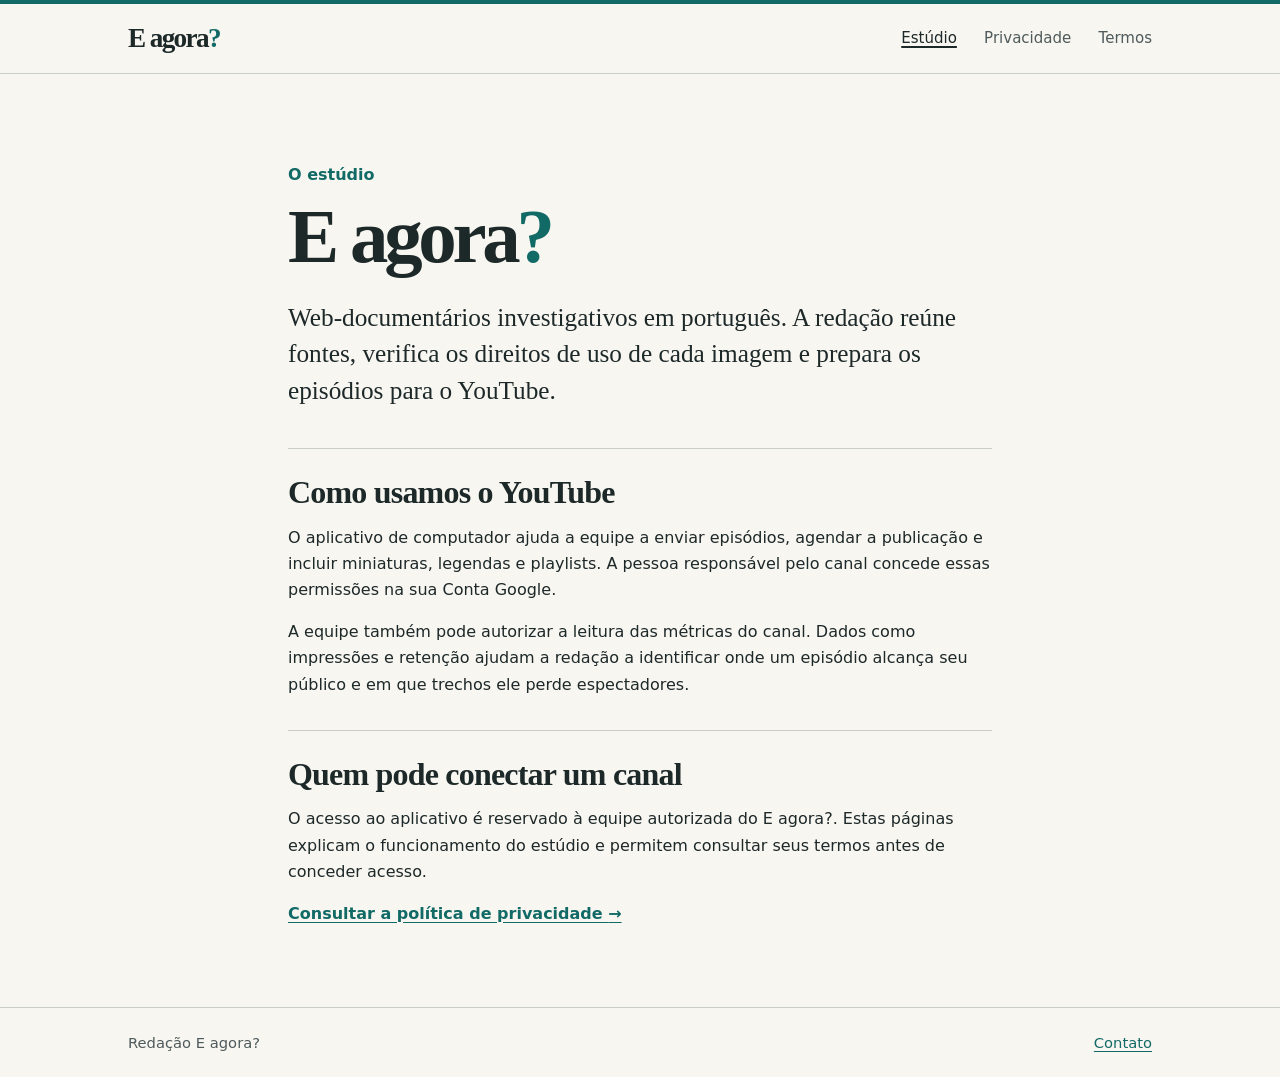
<file: index.html>
<!doctype html>
<html lang="pt-BR">
<head>
  <meta charset="utf-8">
  <meta name="viewport" content="width=device-width, initial-scale=1">
  <meta name="description" content="Como a redação do E agora? publica web-documentários e acompanha o desempenho do canal no YouTube.">
  <title>E agora? — Estúdio de web-documentários</title>
  <link rel="stylesheet" href="estudio.css">
</head>
<body>
  <a class="skip" href="#conteudo">Pular para o conteúdo</a>
  <header>
    <div class="bar">
      <a class="brand" href="index.html" aria-label="E agora? — início">E agora<span class="accent">?</span></a>
      <nav aria-label="Navegação principal">
        <a href="index.html" aria-current="page">Estúdio</a>
        <a href="privacidade.html">Privacidade</a>
        <a href="termos.html">Termos</a>
      </nav>
    </div>
  </header>
  <main id="conteudo">
    <p class="section-name">O estúdio</p>
    <h1>E agora<span class="accent">?</span></h1>
    <p class="lead">Web-documentários investigativos em português. A redação reúne fontes, verifica os direitos de uso de cada imagem e prepara os episódios para o YouTube.</p>
    <section>
      <h2>Como usamos o YouTube</h2>
      <p>O aplicativo de computador ajuda a equipe a enviar episódios, agendar a publicação e incluir miniaturas, legendas e playlists. A pessoa responsável pelo canal concede essas permissões na sua Conta Google.</p>
      <p>A equipe também pode autorizar a leitura das métricas do canal. Dados como impressões e retenção ajudam a redação a identificar onde um episódio alcança seu público e em que trechos ele perde espectadores.</p>
    </section>
    <section>
      <h2>Quem pode conectar um canal</h2>
      <p>O acesso ao aplicativo é reservado à equipe autorizada do E agora?. Estas páginas explicam o funcionamento do estúdio e permitem consultar seus termos antes de conceder acesso.</p>
      <a class="action" href="privacidade.html">Consultar a política de privacidade <span aria-hidden="true">→</span></a>
    </section>
  </main>
  <footer><div class="bar"><span>Redação E agora?</span><a href="privacidade.html#contato">Contato</a></div></footer>
</body>
</html>
</file>
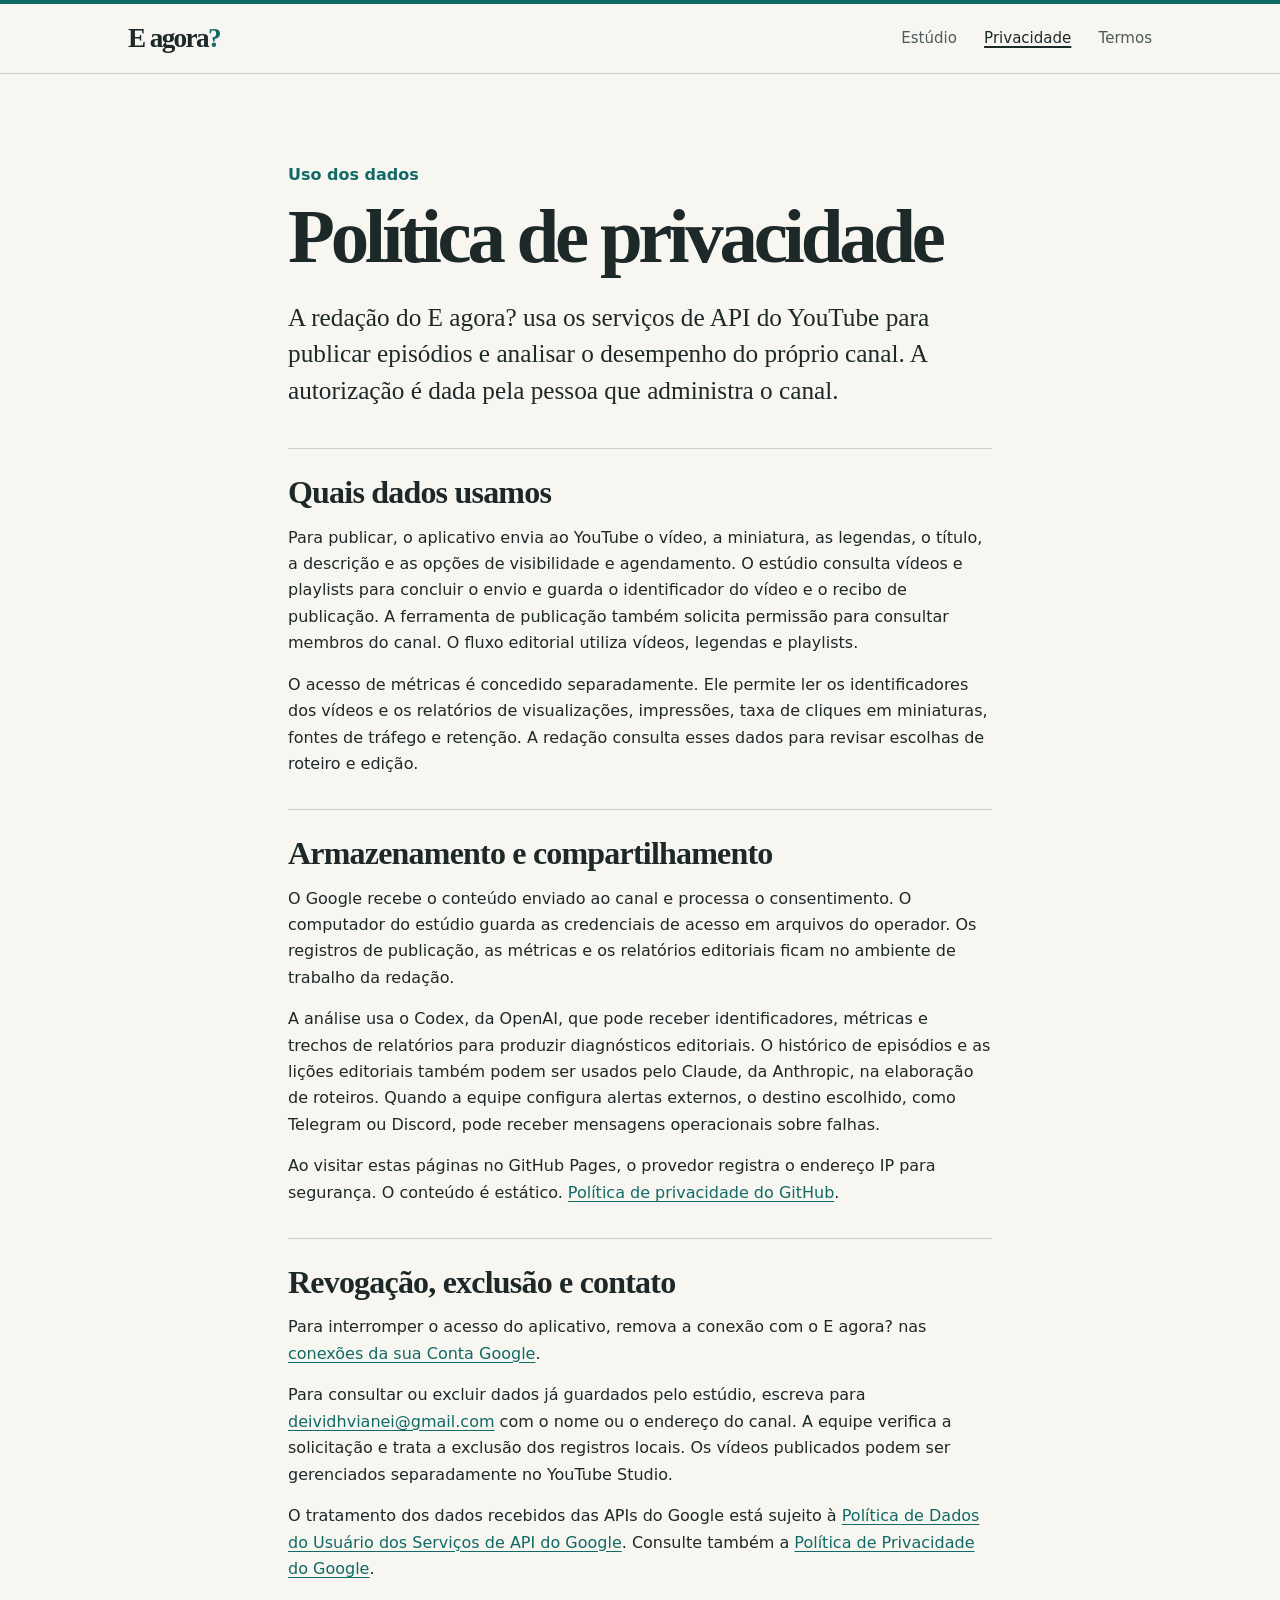
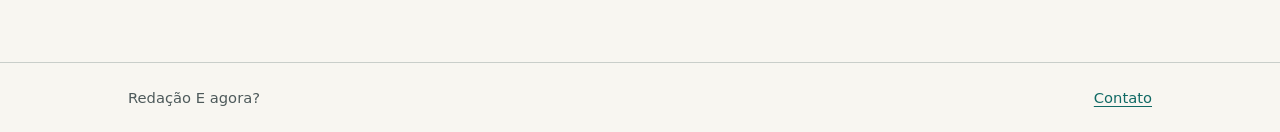
<file: privacidade.html>
<!doctype html>
<html lang="pt-BR">
<head>
  <meta charset="utf-8">
  <meta name="viewport" content="width=device-width, initial-scale=1">
  <meta name="description" content="Saiba quais dados do YouTube o estúdio utiliza, como revogar o acesso e como solicitar a exclusão de dados.">
  <title>Política de privacidade | E agora?</title>
  <link rel="stylesheet" href="estudio.css">
</head>
<body>
  <a class="skip" href="#conteudo">Pular para o conteúdo</a>
  <header>
    <div class="bar">
      <a class="brand" href="index.html" aria-label="E agora? — início">E agora<span class="accent">?</span></a>
      <nav aria-label="Navegação principal">
        <a href="index.html">Estúdio</a>
        <a href="privacidade.html" aria-current="page">Privacidade</a>
        <a href="termos.html">Termos</a>
      </nav>
    </div>
  </header>
  <main id="conteudo">
    <p class="section-name">Uso dos dados</p>
    <h1>Política de privacidade</h1>
    <p class="lead">A redação do E agora? usa os serviços de API do YouTube para publicar episódios e analisar o desempenho do próprio canal. A autorização é dada pela pessoa que administra o canal.</p>
    <section>
      <h2>Quais dados usamos</h2>
      <p>Para publicar, o aplicativo envia ao YouTube o vídeo, a miniatura, as legendas, o título, a descrição e as opções de visibilidade e agendamento. O estúdio consulta vídeos e playlists para concluir o envio e guarda o identificador do vídeo e o recibo de publicação. A ferramenta de publicação também solicita permissão para consultar membros do canal. O fluxo editorial utiliza vídeos, legendas e playlists.</p>
      <p>O acesso de métricas é concedido separadamente. Ele permite ler os identificadores dos vídeos e os relatórios de visualizações, impressões, taxa de cliques em miniaturas, fontes de tráfego e retenção. A redação consulta esses dados para revisar escolhas de roteiro e edição.</p>
    </section>
    <section>
      <h2>Armazenamento e compartilhamento</h2>
      <p>O Google recebe o conteúdo enviado ao canal e processa o consentimento. O computador do estúdio guarda as credenciais de acesso em arquivos do operador. Os registros de publicação, as métricas e os relatórios editoriais ficam no ambiente de trabalho da redação.</p>
      <p>A análise usa o Codex, da OpenAI, que pode receber identificadores, métricas e trechos de relatórios para produzir diagnósticos editoriais. O histórico de episódios e as lições editoriais também podem ser usados pelo Claude, da Anthropic, na elaboração de roteiros. Quando a equipe configura alertas externos, o destino escolhido, como Telegram ou Discord, pode receber mensagens operacionais sobre falhas.</p>
      <p>Ao visitar estas páginas no GitHub Pages, o provedor registra o endereço IP para segurança. O conteúdo é estático. <a href="https://docs.github.com/pt/site-policy/privacy-policies/github-general-privacy-statement">Política de privacidade do GitHub</a>.</p>
    </section>
    <section id="contato">
      <h2>Revogação, exclusão e contato</h2>
      <p>Para interromper o acesso do aplicativo, remova a conexão com o E agora? nas <a href="https://myaccount.google.com/connections">conexões da sua Conta Google</a>.</p>
      <p>Para consultar ou excluir dados já guardados pelo estúdio, escreva para <a href="mailto:deividhvianei@gmail.com">deividhvianei@gmail.com</a> com o nome ou o endereço do canal. A equipe verifica a solicitação e trata a exclusão dos registros locais. Os vídeos publicados podem ser gerenciados separadamente no YouTube Studio.</p>
      <p>O tratamento dos dados recebidos das APIs do Google está sujeito à <a href="https://developers.google.com/terms/api-services-user-data-policy?hl=pt-br">Política de Dados do Usuário dos Serviços de API do Google</a>. Consulte também a <a href="https://policies.google.com/privacy?hl=pt-BR">Política de Privacidade do Google</a>.</p>
    </section>
  </main>
  <footer><div class="bar"><span>Redação E agora?</span><a href="privacidade.html#contato">Contato</a></div></footer>
</body>
</html>
</file>
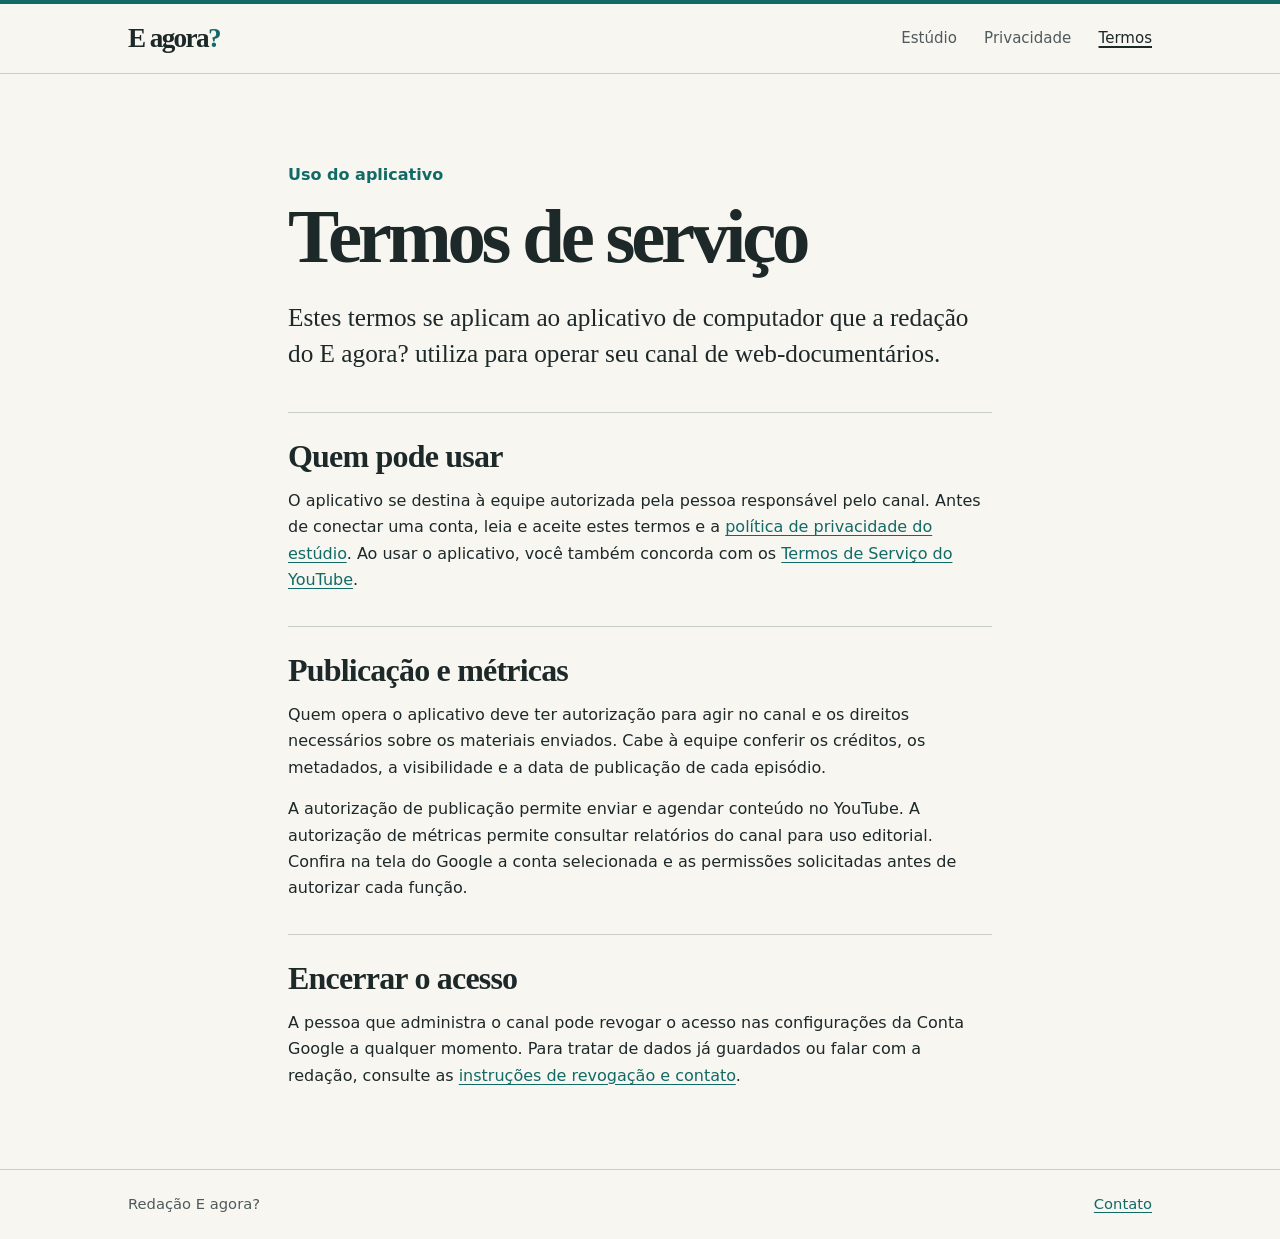
<file: termos.html>
<!doctype html>
<html lang="pt-BR">
<head>
  <meta charset="utf-8">
  <meta name="viewport" content="width=device-width, initial-scale=1">
  <meta name="description" content="Condições de uso do aplicativo de publicação e análise do canal E agora?.">
  <title>Termos de serviço | E agora?</title>
  <link rel="stylesheet" href="estudio.css">
</head>
<body>
  <a class="skip" href="#conteudo">Pular para o conteúdo</a>
  <header>
    <div class="bar">
      <a class="brand" href="index.html" aria-label="E agora? — início">E agora<span class="accent">?</span></a>
      <nav aria-label="Navegação principal">
        <a href="index.html">Estúdio</a>
        <a href="privacidade.html">Privacidade</a>
        <a href="termos.html" aria-current="page">Termos</a>
      </nav>
    </div>
  </header>
  <main id="conteudo">
    <p class="section-name">Uso do aplicativo</p>
    <h1>Termos de serviço</h1>
    <p class="lead">Estes termos se aplicam ao aplicativo de computador que a redação do E agora? utiliza para operar seu canal de web-documentários.</p>
    <section>
      <h2>Quem pode usar</h2>
      <p>O aplicativo se destina à equipe autorizada pela pessoa responsável pelo canal. Antes de conectar uma conta, leia e aceite estes termos e a <a href="privacidade.html">política de privacidade do estúdio</a>. Ao usar o aplicativo, você também concorda com os <a href="https://www.youtube.com/t/terms">Termos de Serviço do YouTube</a>.</p>
    </section>
    <section>
      <h2>Publicação e métricas</h2>
      <p>Quem opera o aplicativo deve ter autorização para agir no canal e os direitos necessários sobre os materiais enviados. Cabe à equipe conferir os créditos, os metadados, a visibilidade e a data de publicação de cada episódio.</p>
      <p>A autorização de publicação permite enviar e agendar conteúdo no YouTube. A autorização de métricas permite consultar relatórios do canal para uso editorial. Confira na tela do Google a conta selecionada e as permissões solicitadas antes de autorizar cada função.</p>
    </section>
    <section>
      <h2>Encerrar o acesso</h2>
      <p>A pessoa que administra o canal pode revogar o acesso nas configurações da Conta Google a qualquer momento. Para tratar de dados já guardados ou falar com a redação, consulte as <a href="privacidade.html#contato">instruções de revogação e contato</a>.</p>
    </section>
  </main>
  <footer><div class="bar"><span>Redação E agora?</span><a href="privacidade.html#contato">Contato</a></div></footer>
</body>
</html>
</file>
<file: estudio.css>
:root {
  color-scheme: light;
  --paper: #f8f6f1;
  --ink: #1d2829;
  --muted: #4e5a5b;
  --teal: #116a65;
  --rule: #c9ceca;
  font: 100%/1.65 "Source Sans 3", "Segoe UI", system-ui, sans-serif;
  background: var(--paper);
  color: var(--ink);
}
* { box-sizing: border-box; }
body { margin: 0; }
a { color: var(--teal); text-underline-offset: .2em; }
a:focus-visible { outline: 3px solid var(--teal); outline-offset: 3px; }
.skip { position: absolute; left: 1rem; top: -8rem; background: white; padding: .5rem; z-index: 1; }
.skip:focus { top: .5rem; }
header { border-top: .3rem solid var(--teal); border-bottom: 1px solid var(--rule); }
.bar { width: min(64rem, 90%); margin: auto; display: flex; align-items: center; justify-content: space-between; gap: 1rem; }
header .bar { min-height: 4.3rem; flex-wrap: wrap; padding-block: .6rem; }
.brand { font: bold 1.7rem/1.2 "PT Serif", Georgia, serif; letter-spacing: -.06em; text-decoration: none; color: var(--ink); }
.accent { color: var(--teal); }
nav { display: flex; flex-wrap: wrap; column-gap: clamp(.7rem, 3vw, 1.7rem); }
nav a { text-decoration: none; font-size: .94rem; color: var(--muted); }
nav a[aria-current] { color: var(--ink); text-decoration: underline; text-decoration-thickness: 2px; }
main { width: min(44rem, 90%); margin: clamp(2.8rem, 7vw, 5.5rem) auto 5rem; }
.section-name { font-weight: 650; color: var(--teal); margin: 0 0 .6rem; }
h1, h2, .lead { font-family: "PT Serif", Georgia, "Times New Roman", serif; }
h1 { font-size: clamp(2.5rem, 7vw, 4.8rem); line-height: 1.02; letter-spacing: -.055em; margin: 0 0 1.4rem; text-wrap: balance; }
.lead { font-size: clamp(1.28rem, 2.5vw, 1.58rem); line-height: 1.45; margin: 0 0 2.5rem; }
section { border-top: 1px solid var(--rule); margin-top: 2rem; padding-top: 1.5rem; }
h2 { font-size: clamp(1.45rem, 3.7vw, 2rem); line-height: 1.2; letter-spacing: -.025em; margin: 0 0 .8rem; }
p { margin: .6rem 0 .95rem; }
.action { font-weight: 650; }
footer { border-top: 1px solid var(--rule); color: var(--muted); font-size: .92rem; }
footer .bar { padding: 1.4rem 0; }
@media (max-width: 24rem) {
  header .bar { align-items: flex-start; flex-direction: column; gap: .4rem; }
}
</file>
